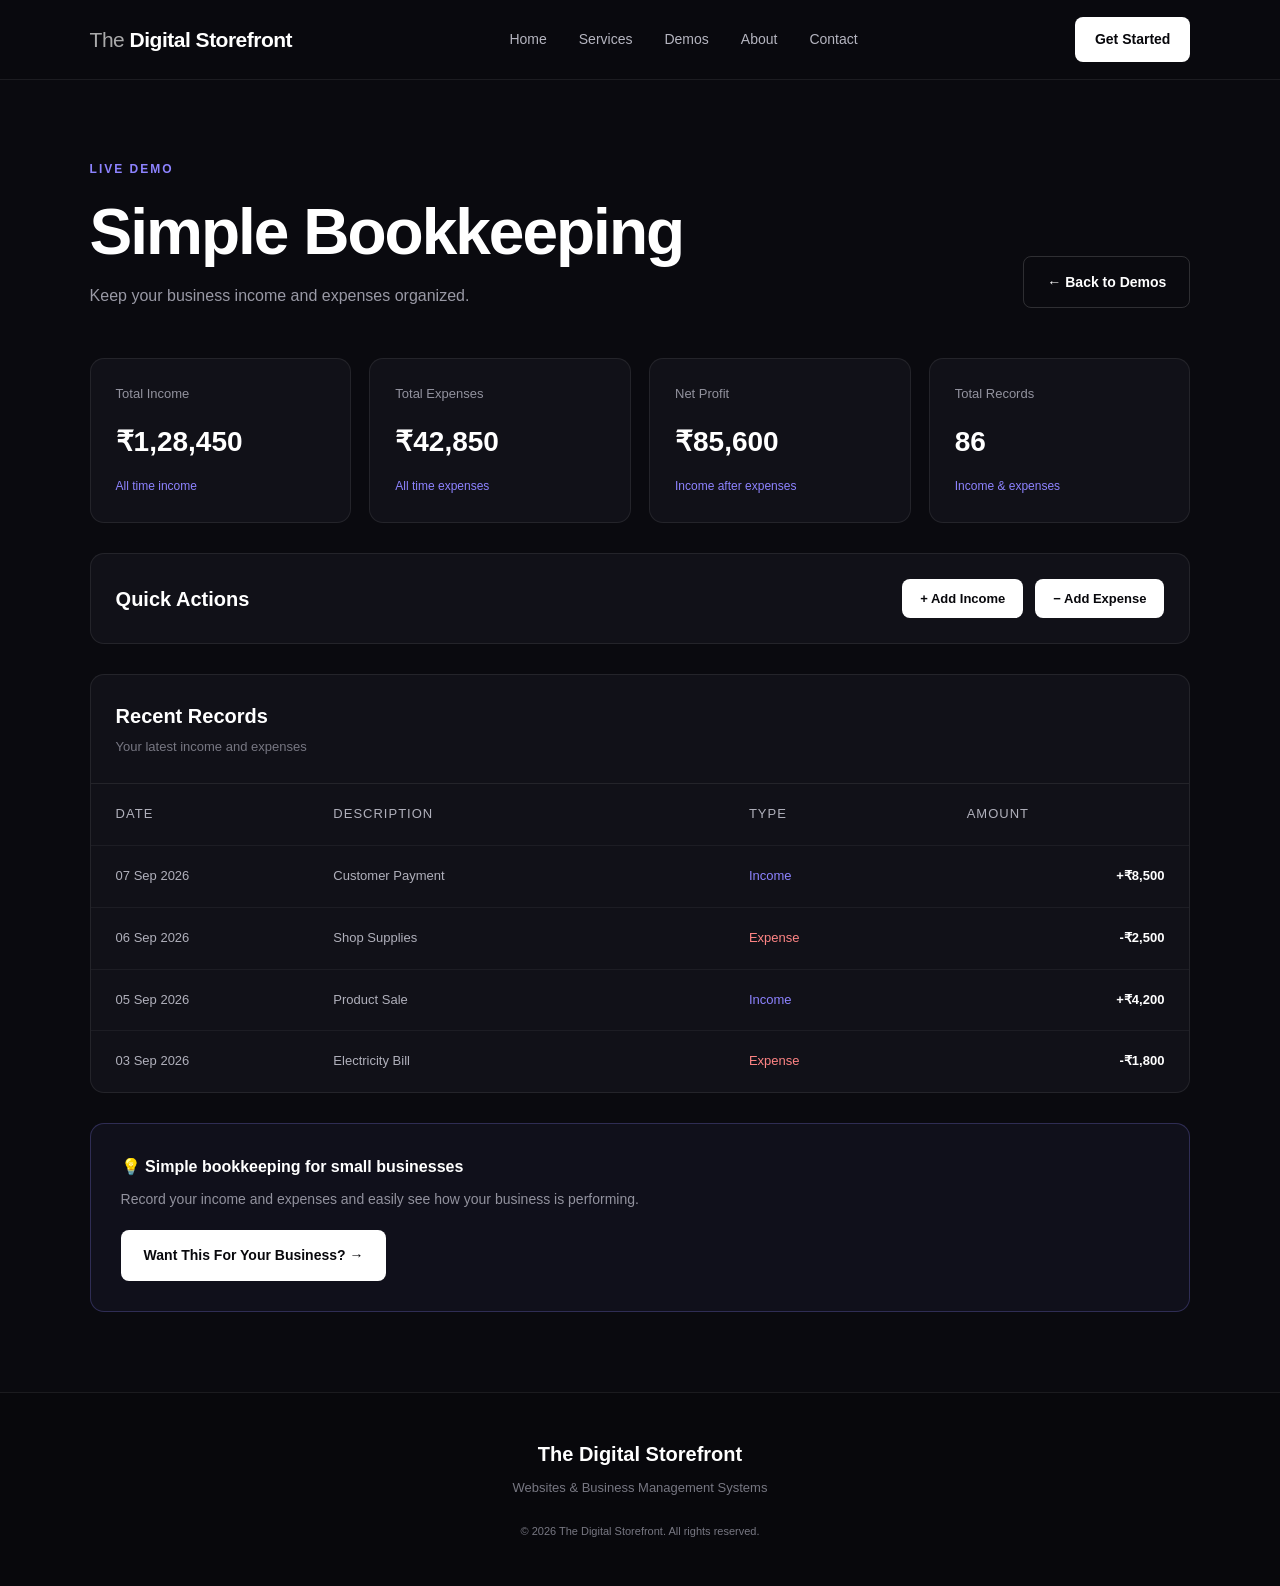
<file: bookkeeping.html>
<!DOCTYPE html>
<html lang="en">

<head>
    <meta charset="UTF-8">
    <meta name="viewport" content="width=device-width, initial-scale=1.0">

    <title>Bookkeeping System | The Digital Storefront</title>

    <link rel="stylesheet" href="style.css">
</head>

<body>

    <!-- NAVIGATION -->

    <header class="navbar">

        <div class="logo">
            <span>The</span> Digital Storefront
        </div>

        <nav>
            <a href="index.html">Home</a>
            <a href="index.html#services">Services</a>
            <a href="index.html#demos">Demos</a>
            <a href="index.html#about">About</a>
            <a href="index.html#contact">Contact</a>
        </nav>

        <a href="index.html#contact" class="nav-button">
            Get Started
        </a>

    </header>


    <!-- BOOKKEEPING PAGE -->

    <main class="bookkeeping-page">

        <!-- HEADER -->

        <div class="bookkeeping-header">

            <div>

                <p class="hero-label">
                    LIVE DEMO
                </p>

                <h1>
                    Simple Bookkeeping
                </h1>

                <p>
                    Keep your business income and expenses organized.
                </p>

            </div>

            <a href="index.html#demos" class="secondary-button">
                ← Back to Demos
            </a>

        </div>


        <!-- SUMMARY CARDS -->

        <div class="bookkeeping-cards">

            <div class="bookkeeping-card">

                <span>Total Income</span>

                <strong>
                    ₹1,28,450
                </strong>

                <small>
                    All time income
                </small>

            </div>


            <div class="bookkeeping-card">

                <span>Total Expenses</span>

                <strong>
                    ₹42,850
                </strong>

                <small>
                    All time expenses
                </small>

            </div>


            <div class="bookkeeping-card">

                <span>Net Profit</span>

                <strong>
                    ₹85,600
                </strong>

                <small>
                    Income after expenses
                </small>

            </div>


            <div class="bookkeeping-card">

                <span>Total Records</span>

                <strong>
                    86
                </strong>

                <small>
                    Income & expenses
                </small>

            </div>

        </div>


        <!-- QUICK ACTIONS -->

        <div class="bookkeeping-actions">

            <h2>
                Quick Actions
            </h2>

            <div class="action-buttons">

                <button onclick="addIncome()">
                    + Add Income
                </button>

                <button onclick="addExpense()">
                    − Add Expense
                </button>

            </div>

        </div>


        <!-- RECORDS -->

        <div class="bookkeeping-section">

            <div class="bookkeeping-section-header">

                <div>
                    <h2>
                        Recent Records
                    </h2>

                    <p>
                        Your latest income and expenses
                    </p>
                </div>

            </div>


            <div class="bookkeeping-table">

                <div class="bookkeeping-row table-heading">

                    <span>Date</span>

                    <span>Description</span>

                    <span>Type</span>

                    <span>Amount</span>

                </div>


                <div class="bookkeeping-row">

                    <span>
                        07 Sep 2026
                    </span>

                    <span>
                        Customer Payment
                    </span>

                    <span class="book-income">
                        Income
                    </span>

                    <strong>
                        +₹8,500
                    </strong>

                </div>


                <div class="bookkeeping-row">

                    <span>
                        06 Sep 2026
                    </span>

                    <span>
                        Shop Supplies
                    </span>

                    <span class="book-expense">
                        Expense
                    </span>

                    <strong>
                        -₹2,500
                    </strong>

                </div>


                <div class="bookkeeping-row">

                    <span>
                        05 Sep 2026
                    </span>

                    <span>
                        Product Sale
                    </span>

                    <span class="book-income">
                        Income
                    </span>

                    <strong>
                        +₹4,200
                    </strong>

                </div>


                <div class="bookkeeping-row">

                    <span>
                        03 Sep 2026
                    </span>

                    <span>
                        Electricity Bill
                    </span>

                    <span class="book-expense">
                        Expense
                    </span>

                    <strong>
                        -₹1,800
                    </strong>

                </div>

            </div>

        </div>


        <!-- DEMO MESSAGE -->

        <div class="demo-note">

            <strong>
                💡 Simple bookkeeping for small businesses
            </strong>

            <p>
                Record your income and expenses and easily
                see how your business is performing.
            </p>

            <a href="index.html#contact" class="primary-button">
                Want This For Your Business? →
            </a>

        </div>

    </main>


    <!-- FOOTER -->

    <footer>

        <div class="footer-logo">
            The Digital Storefront
        </div>

        <p>
            Websites & Business Management Systems
        </p>

        <p class="copyright">
            © 2026 The Digital Storefront. All rights reserved.
        </p>

    </footer>


    <!-- DEMO JAVASCRIPT -->

    <script>

        function addIncome() {

            alert(
                "Demo: A real version can let you enter the income amount, date and description."
            );

        }


        function addExpense() {

            alert(
                "Demo: A real version can let you enter the expense amount, date and description."
            );

        }

    </script>

</body>

</html>
</file>
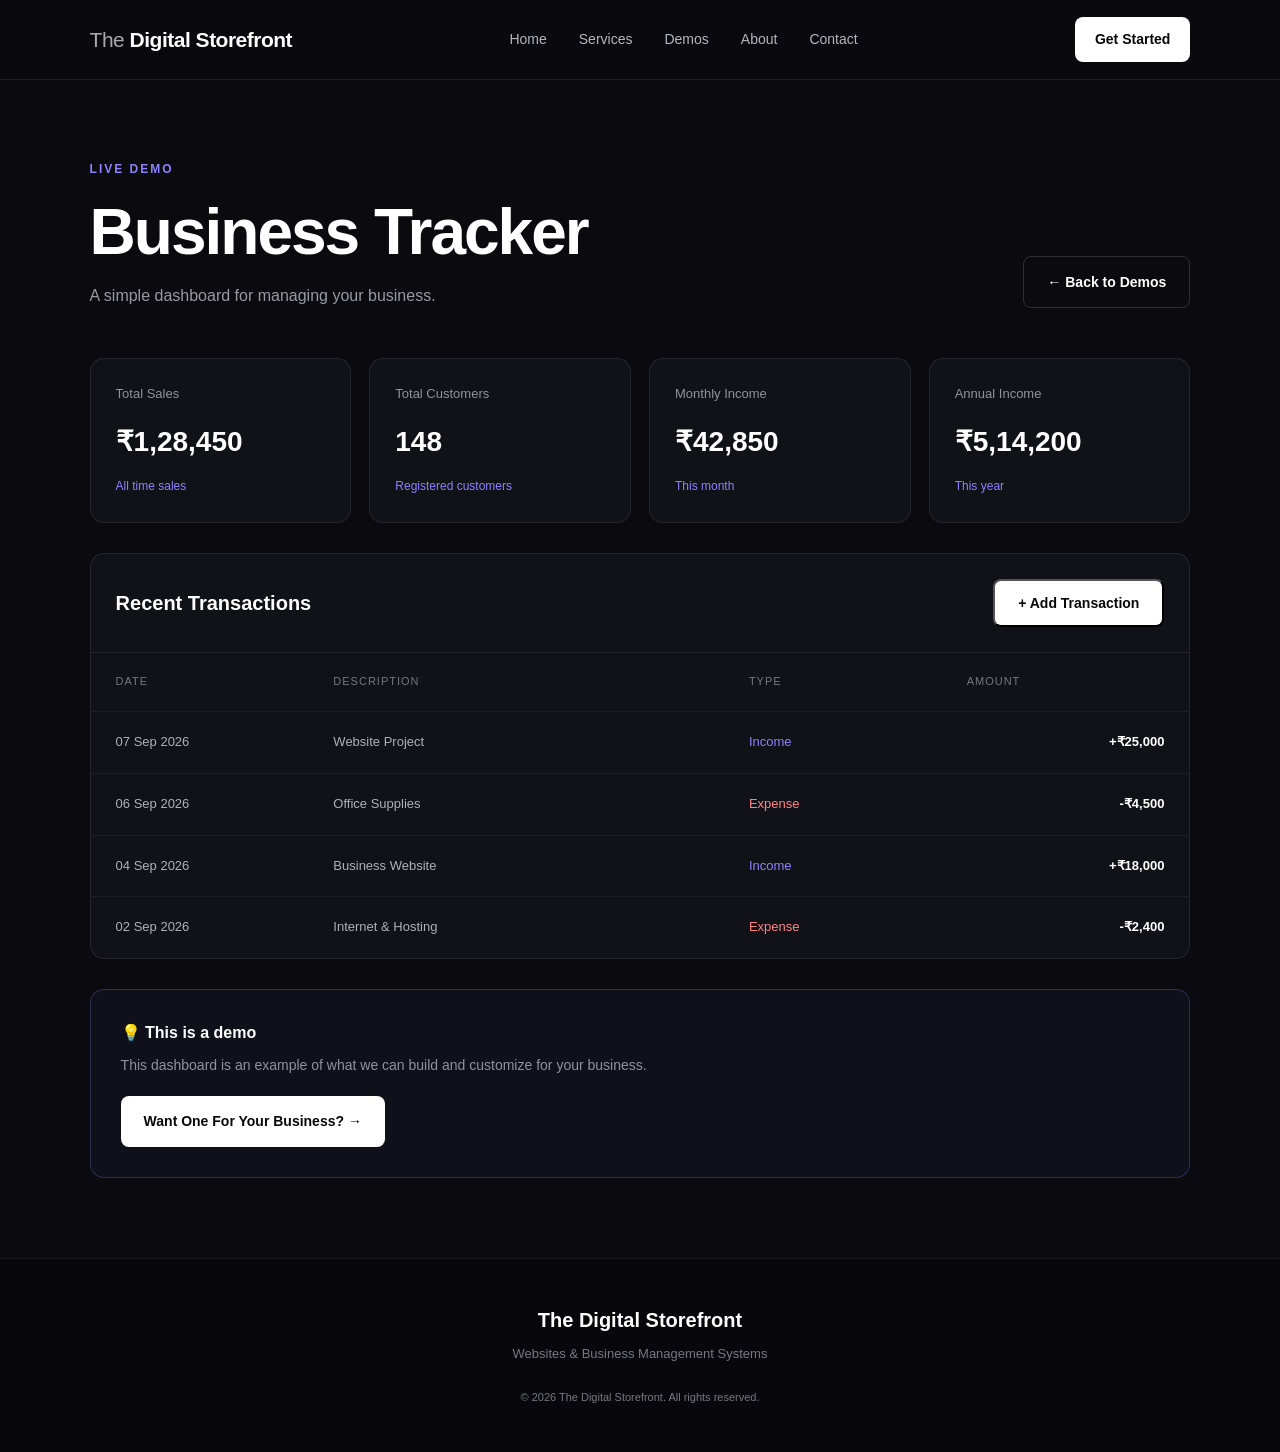
<file: business-tracker.html>
<!DOCTYPE html>
<html lang="en">

<head>
    <meta charset="UTF-8">
    <meta name="viewport" content="width=device-width, initial-scale=1.0">

    <title>Business Tracker | The Digital Storefront</title>

    <link rel="stylesheet" href="style.css">
</head>

<body>

    <!-- NAVBAR -->

    <header class="navbar">

        <div class="logo">
            <span>The</span> Digital Storefront
        </div>

        <nav>
            <a href="index.html">Home</a>
            <a href="index.html#services">Services</a>
            <a href="index.html#demos">Demos</a>
            <a href="index.html#about">About</a>
            <a href="index.html#contact">Contact</a>
        </nav>

        <a href="index.html#contact" class="nav-button">
            Get Started
        </a>

    </header>


    <!-- TRACKER -->

    <main class="tracker-page">

        <div class="tracker-header">

            <div>
                <p class="hero-label">
                    LIVE DEMO
                </p>

                <h1>
                    Business Tracker
                </h1>

                <p>
                    A simple dashboard for managing your business.
                </p>
            </div>

            <a href="index.html#demos" class="secondary-button">
                ← Back to Demos
            </a>

        </div>


        <!-- DASHBOARD CARDS -->

        <div class="tracker-cards">

    <div class="tracker-card">
        <span>Total Sales</span>

        <strong>₹1,28,450</strong>

        <small>All time sales</small>
    </div>


    <div class="tracker-card">
        <span>Total Customers</span>

        <strong>148</strong>

        <small>Registered customers</small>
    </div>


    <div class="tracker-card">
        <span>Monthly Income</span>

        <strong>₹42,850</strong>

        <small>This month</small>
    </div>


    <div class="tracker-card">
        <span>Annual Income</span>

        <strong>₹5,14,200</strong>

        <small>This year</small>
    </div>

</div>

        <!-- RECENT TRANSACTIONS -->

        <div class="tracker-section">

            <div class="tracker-section-header">

                <h2>
                    Recent Transactions
                </h2>

                <button class="primary-button" onclick="addTransaction()">
                    + Add Transaction
                </button>

            </div>


            <div class="transaction-table">

                <div class="transaction-row table-heading">

                    <span>Date</span>
                    <span>Description</span>
                    <span>Type</span>
                    <span>Amount</span>

                </div>


                <div class="transaction-row">

                    <span>07 Sep 2026</span>

                    <span>Website Project</span>

                    <span class="income">
                        Income
                    </span>

                    <strong>
                        +₹25,000
                    </strong>

                </div>


                <div class="transaction-row">

                    <span>06 Sep 2026</span>

                    <span>Office Supplies</span>

                    <span class="expense">
                        Expense
                    </span>

                    <strong>
                        -₹4,500
                    </strong>

                </div>


                <div class="transaction-row">

                    <span>04 Sep 2026</span>

                    <span>Business Website</span>

                    <span class="income">
                        Income
                    </span>

                    <strong>
                        +₹18,000
                    </strong>

                </div>


                <div class="transaction-row">

                    <span>02 Sep 2026</span>

                    <span>Internet & Hosting</span>

                    <span class="expense">
                        Expense
                    </span>

                    <strong>
                        -₹2,400
                    </strong>

                </div>

            </div>

        </div>


        <!-- NOTE -->

        <div class="demo-note">

            <strong>
                💡 This is a demo
            </strong>

            <p>
                This dashboard is an example of what we can
                build and customize for your business.
            </p>

            <a href="index.html#contact" class="primary-button">
                Want One For Your Business? →
            </a>

        </div>

    </main>


    <footer>

        <div class="footer-logo">
            The Digital Storefront
        </div>

        <p>
            Websites & Business Management Systems
        </p>

        <p class="copyright">
            © 2026 The Digital Storefront. All rights reserved.
        </p>

    </footer>


    <script>

        function addTransaction() {

            alert(
                "This is a demo. A real version can allow you to add, edit and manage transactions."
            );

        }

    </script>

</body>

</html>
</file>
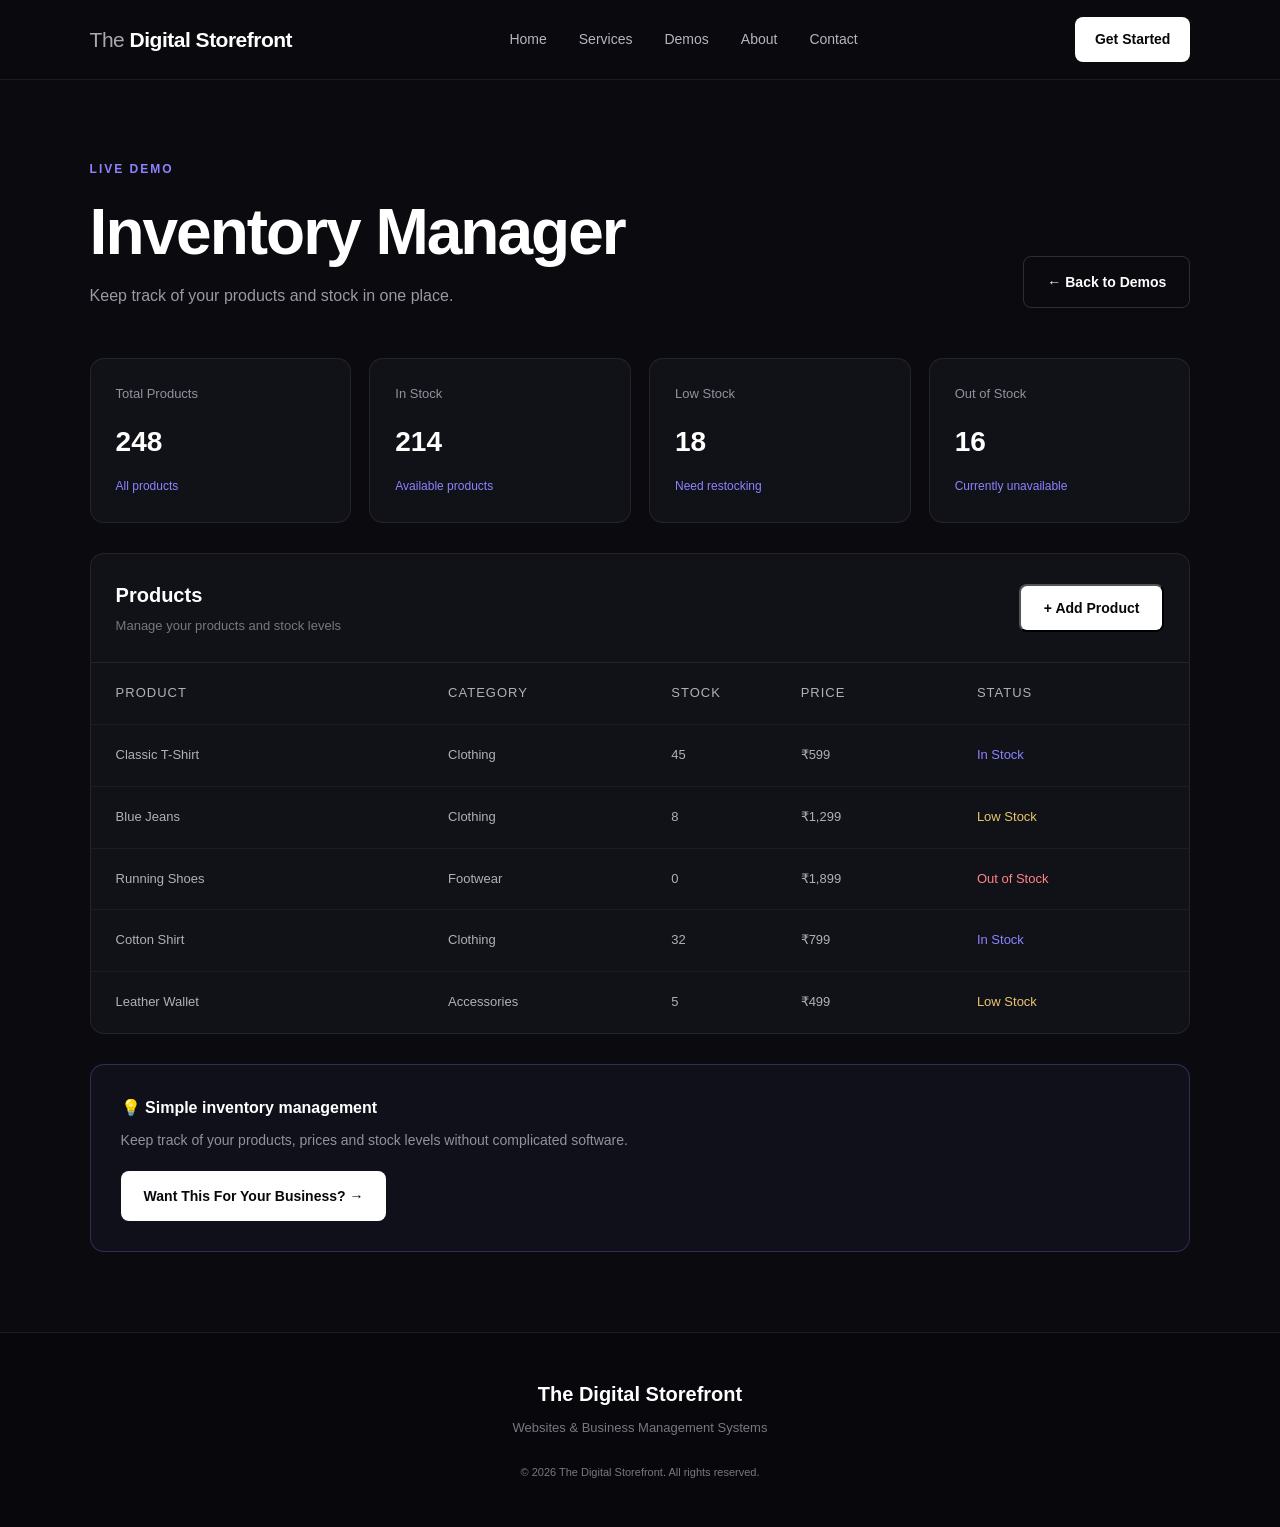
<file: inventory.html>
<!DOCTYPE html>
<html lang="en">

<head>
    <meta charset="UTF-8">
    <meta name="viewport" content="width=device-width, initial-scale=1.0">

    <title>Inventory Manager | The Digital Storefront</title>

    <link rel="stylesheet" href="style.css">
</head>

<body>

    <!-- NAVIGATION -->

    <header class="navbar">

        <div class="logo">
            <span>The</span> Digital Storefront
        </div>

        <nav>
            <a href="index.html">Home</a>
            <a href="index.html#services">Services</a>
            <a href="index.html#demos">Demos</a>
            <a href="index.html#about">About</a>
            <a href="index.html#contact">Contact</a>
        </nav>

        <a href="index.html#contact" class="nav-button">
            Get Started
        </a>

    </header>


    <!-- INVENTORY PAGE -->

    <main class="inventory-page">

        <!-- HEADER -->

        <div class="inventory-header">

            <div>

                <p class="hero-label">
                    LIVE DEMO
                </p>

                <h1>
                    Inventory Manager
                </h1>

                <p>
                    Keep track of your products and stock in one place.
                </p>

            </div>

            <a href="index.html#demos" class="secondary-button">
                ← Back to Demos
            </a>

        </div>


        <!-- SUMMARY CARDS -->

        <div class="inventory-cards">

            <div class="inventory-card">

                <span>Total Products</span>

                <strong>
                    248
                </strong>

                <small>
                    All products
                </small>

            </div>


            <div class="inventory-card">

                <span>In Stock</span>

                <strong>
                    214
                </strong>

                <small>
                    Available products
                </small>

            </div>


            <div class="inventory-card">

                <span>Low Stock</span>

                <strong>
                    18
                </strong>

                <small>
                    Need restocking
                </small>

            </div>


            <div class="inventory-card">

                <span>Out of Stock</span>

                <strong>
                    16
                </strong>

                <small>
                    Currently unavailable
                </small>

            </div>

        </div>


        <!-- PRODUCTS -->

        <div class="inventory-section">

            <div class="inventory-section-header">

                <div>

                    <h2>
                        Products
                    </h2>

                    <p>
                        Manage your products and stock levels
                    </p>

                </div>

                <button
                    class="primary-button"
                    onclick="addProduct()">
                    + Add Product
                </button>

            </div>


            <!-- PRODUCT TABLE -->

            <div class="inventory-table">

                <div class="inventory-row table-heading">

                    <span>Product</span>

                    <span>Category</span>

                    <span>Stock</span>

                    <span>Price</span>

                    <span>Status</span>

                </div>


                <div class="inventory-row">

                    <span>
                        Classic T-Shirt
                    </span>

                    <span>
                        Clothing
                    </span>

                    <span>
                        45
                    </span>

                    <span>
                        ₹599
                    </span>

                    <span class="stock-good">
                        In Stock
                    </span>

                </div>


                <div class="inventory-row">

                    <span>
                        Blue Jeans
                    </span>

                    <span>
                        Clothing
                    </span>

                    <span>
                        8
                    </span>

                    <span>
                        ₹1,299
                    </span>

                    <span class="stock-low">
                        Low Stock
                    </span>

                </div>


                <div class="inventory-row">

                    <span>
                        Running Shoes
                    </span>

                    <span>
                        Footwear
                    </span>

                    <span>
                        0
                    </span>

                    <span>
                        ₹1,899
                    </span>

                    <span class="stock-out">
                        Out of Stock
                    </span>

                </div>


                <div class="inventory-row">

                    <span>
                        Cotton Shirt
                    </span>

                    <span>
                        Clothing
                    </span>

                    <span>
                        32
                    </span>

                    <span>
                        ₹799
                    </span>

                    <span class="stock-good">
                        In Stock
                    </span>

                </div>


                <div class="inventory-row">

                    <span>
                        Leather Wallet
                    </span>

                    <span>
                        Accessories
                    </span>

                    <span>
                        5
                    </span>

                    <span>
                        ₹499
                    </span>

                    <span class="stock-low">
                        Low Stock
                    </span>

                </div>

            </div>

        </div>


        <!-- DEMO MESSAGE -->

        <div class="demo-note">

            <strong>
                💡 Simple inventory management
            </strong>

            <p>
                Keep track of your products, prices and stock
                levels without complicated software.
            </p>

            <a href="index.html#contact" class="primary-button">
                Want This For Your Business? →
            </a>

        </div>

    </main>


    <!-- FOOTER -->

    <footer>

        <div class="footer-logo">
            The Digital Storefront
        </div>

        <p>
            Websites & Business Management Systems
        </p>

        <p class="copyright">
            © 2026 The Digital Storefront. All rights reserved.
        </p>

    </footer>


    <!-- DEMO JAVASCRIPT -->

    <script>

        function addProduct() {

            alert(
                "Demo: A real version can let you add products, prices, categories and stock levels."
            );

        }

    </script>

</body>

</html>
</file>
<file: style.css>
/* ================================
   THE DIGITAL STOREFRONT
   MAIN WEBSITE STYLES
================================ */


/* ---------- RESET ---------- */

* {
    margin: 0;
    padding: 0;
    box-sizing: border-box;
}

html {
    scroll-behavior: smooth;
}

body {
    font-family: Arial, Helvetica, sans-serif;
    background: #0a0a0f;
    color: #ffffff;
    line-height: 1.6;
}

a {
    text-decoration: none;
    color: inherit;
}


/* ---------- NAVBAR ---------- */

.navbar {
    width: 100%;
    height: 80px;

    display: flex;
    align-items: center;
    justify-content: space-between;

    padding: 0 7%;

    background: rgba(10, 10, 15, 0.92);

    border-bottom: 1px solid rgba(255, 255, 255, 0.08);

    position: sticky;
    top: 0;
    z-index: 1000;

    backdrop-filter: blur(15px);
}

.logo {
    font-size: 21px;
    font-weight: 700;
    letter-spacing: -0.5px;
}

.logo span {
    font-weight: 400;
    opacity: 0.65;
}

.navbar nav {
    display: flex;
    gap: 32px;
}

.navbar nav a {
    font-size: 14px;
    color: #b5b5c0;
    transition: 0.3s;
}

.navbar nav a:hover {
    color: #ffffff;
}

.nav-button {
    padding: 11px 20px;

    border-radius: 8px;

    background: #ffffff;
    color: #08080c;

    font-size: 14px;
    font-weight: 600;

    transition: 0.3s;
}

.nav-button:hover {
    transform: translateY(-2px);
}


/* ---------- HERO ---------- */

.hero {
    min-height: calc(100vh - 80px);

    display: flex;
    align-items: center;
    justify-content: space-between;

    gap: 70px;

    padding: 100px 7%;

    position: relative;

    overflow: hidden;
}


/* Background glow */

.hero::before {
    content: "";

    position: absolute;

    width: 500px;
    height: 500px;

    background: #5b4cff;

    opacity: 0.08;

    filter: blur(120px);

    border-radius: 50%;

    top: 0;
    left: 10%;
}


/* Hero text */

.hero-content {
    max-width: 650px;

    position: relative;
    z-index: 2;
}

.hero-label {
    color: #8d83ff;

    font-size: 12px;

    font-weight: 700;

    letter-spacing: 2px;

    margin-bottom: 18px;
}

.hero h1 {
    font-size: clamp(48px, 6vw, 82px);

    line-height: 1.05;

    letter-spacing: -3px;

    margin-bottom: 28px;
}

.hero h1 span,
.about h2 span,
.contact h2 span,
.section-heading h2 span {
    display: block;

    background: linear-gradient(
        90deg,
        #ffffff,
        #8074ff
    );

    -webkit-background-clip: text;
    background-clip: text;

    color: transparent;
}

.hero-description {
    max-width: 560px;

    font-size: 18px;

    color: #a4a4b0;

    margin-bottom: 35px;
}


/* Hero buttons */

.hero-buttons {
    display: flex;
    gap: 15px;
    flex-wrap: wrap;
}

.primary-button,
.secondary-button {
    display: inline-block;

    padding: 14px 23px;

    border-radius: 8px;

    font-size: 14px;

    font-weight: 600;

    transition: 0.3s;
}

.primary-button {
    background: #ffffff;
    color: #08080c;
}

.primary-button:hover {
    transform: translateY(-3px);
}

.secondary-button {
    border: 1px solid rgba(255, 255, 255, 0.15);

    color: #ffffff;
}

.secondary-button:hover {
    background: rgba(255, 255, 255, 0.06);
}


/* ---------- DASHBOARD PREVIEW ---------- */

.hero-card {
    width: 420px;

    padding: 25px;

    background: rgba(255, 255, 255, 0.05);

    border: 1px solid rgba(255, 255, 255, 0.1);

    border-radius: 18px;

    box-shadow:
        0 30px 80px rgba(0, 0, 0, 0.4);

    backdrop-filter: blur(20px);

    position: relative;

    z-index: 2;
}

.card-top {
    display: flex;
    justify-content: space-between;

    color: #aaaab5;

    font-size: 13px;

    margin-bottom: 35px;
}

.status {
    color: #8d83ff;
}

.dashboard-number {
    font-size: 42px;

    font-weight: 700;

    margin-bottom: 30px;
}

.dashboard-number small {
    display: block;

    font-size: 12px;

    color: #888894;

    font-weight: 400;
}


/* Fake graph */

.dashboard-bars {
    height: 150px;

    display: flex;

    align-items: flex-end;

    gap: 12px;

    padding-bottom: 10px;
}

.dashboard-bars div {
    flex: 1;

    border-radius: 5px 5px 0 0;

    background: linear-gradient(
        to top,
        #39325f,
        #8d83ff
    );
}

.dashboard-bars div:nth-child(1) {
    height: 35%;
}

.dashboard-bars div:nth-child(2) {
    height: 50%;
}

.dashboard-bars div:nth-child(3) {
    height: 42%;
}

.dashboard-bars div:nth-child(4) {
    height: 65%;
}

.dashboard-bars div:nth-child(5) {
    height: 55%;
}

.dashboard-bars div:nth-child(6) {
    height: 82%;
}

.dashboard-bars div:nth-child(7) {
    height: 100%;
}

.dashboard-bottom {
    display: flex;

    justify-content: space-between;

    padding-top: 18px;

    border-top: 1px solid rgba(255, 255, 255, 0.08);

    font-size: 13px;

    color: #888894;
}

.dashboard-bottom strong {
    color: #8d83ff;
}


/* ---------- SECTIONS ---------- */

.services,
.demos,
.about,
.contact {
    padding: 120px 7%;
}

.section-heading {
    max-width: 700px;

    margin-bottom: 55px;
}

.section-heading > p:first-child {
    color: #8d83ff;

    font-size: 12px;

    font-weight: 700;

    letter-spacing: 2px;

    margin-bottom: 15px;
}

.section-heading h2,
.about h2,
.contact h2 {
    font-size: clamp(36px, 5vw, 60px);

    line-height: 1.1;

    letter-spacing: -2px;
}

.heading-description {
    color: #9696a3;

    margin-top: 20px;

    font-size: 16px;
}


/* ---------- SERVICES ---------- */

.services {
    background: #0d0d13;
}

.service-grid {
    display: grid;

    grid-template-columns: repeat(4, 1fr);

    gap: 18px;
}

.service-card {
    padding: 30px;

    min-height: 300px;

    background: #111118;

    border: 1px solid rgba(255, 255, 255, 0.08);

    border-radius: 14px;

    transition: 0.3s;
}

.service-card:hover {
    transform: translateY(-6px);

    border-color: rgba(141, 131, 255, 0.5);
}

.service-icon {
    font-size: 32px;

    margin-bottom: 30px;
}

.service-card h3 {
    font-size: 20px;

    margin-bottom: 12px;
}

.service-card p {
    color: #92929e;

    font-size: 14px;

    margin-bottom: 25px;
}

.service-card a {
    color: #8d83ff;

    font-size: 13px;

    font-weight: 600;
}


/* ---------- DEMOS ---------- */

.demo-grid {
    display: grid;

    grid-template-columns: repeat(3, 1fr);

    gap: 22px;
}

.demo-card {
    overflow: hidden;

    background: #111118;

    border: 1px solid rgba(255, 255, 255, 0.08);

    border-radius: 14px;

    transition: 0.3s;
}

.demo-card:hover {
    transform: translateY(-5px);

    border-color: rgba(141, 131, 255, 0.5);
}

.demo-preview {
    height: 230px;

    display: flex;

    align-items: center;

    justify-content: center;

    font-size: 70px;

    background: #171720;
}

.demo-info {
    padding: 25px;
}

.demo-info > span {
    font-size: 10px;

    letter-spacing: 1.5px;

    color: #8d83ff;

    font-weight: 700;
}

.demo-info h3 {
    font-size: 22px;

    margin: 8px 0;
}

.demo-info p {
    color: #92929e;

    font-size: 14px;

    margin-bottom: 22px;
}

.demo-button {
    display: inline-block;

    padding: 10px 16px;

    border: 1px solid rgba(255, 255, 255, 0.12);

    border-radius: 7px;

    font-size: 13px;

    transition: 0.3s;
}

.demo-button:hover {
    background: #ffffff;

    color: #08080c;
}


/* ---------- ABOUT ---------- */

.about {
    background: #0d0d13;
}

.about-content {
    max-width: 850px;
}

.about h2 {
    margin-bottom: 30px;
}

.about p:not(.hero-label) {
    max-width: 700px;

    color: #9999a5;

    font-size: 17px;

    margin-bottom: 18px;
}


/* ---------- CONTACT ---------- */

.contact {
    text-align: center;
}

.contact-box {
    max-width: 850px;

    margin: auto;

    padding: 80px 30px;

    border: 1px solid rgba(255, 255, 255, 0.1);

    border-radius: 20px;

    background:
        radial-gradient(
            circle at center,
            rgba(91, 76, 255, 0.13),
            transparent 60%
        );
}

.contact h2 {
    margin-bottom: 25px;
}

.contact-box > p:not(.hero-label) {
    color: #9999a5;

    max-width: 550px;

    margin: 0 auto 30px;
}


/* ---------- FOOTER ---------- */

footer {
    padding: 45px 7%;

    border-top: 1px solid rgba(255, 255, 255, 0.08);

    text-align: center;

    background: #08080c;
}

.footer-logo {
    font-size: 20px;

    font-weight: 700;

    margin-bottom: 8px;
}

footer p {
    color: #777782;

    font-size: 13px;
}

.copyright {
    margin-top: 25px;

    font-size: 11px;
}


/* ---------- MOBILE ---------- */

@media (max-width: 1000px) {

    .navbar {
        padding: 0 5%;
    }

    .navbar nav {
        display: none;
    }

    .hero {
        flex-direction: column;

        align-items: flex-start;

        padding: 80px 5%;
    }

    .hero-card {
        width: 100%;

        max-width: 500px;
    }

    .service-grid {
        grid-template-columns: repeat(2, 1fr);
    }

    .demo-grid {
        grid-template-columns: 1fr;
    }

    .services,
    .demos,
    .about,
    .contact {
        padding: 90px 5%;
    }
}


@media (max-width: 600px) {

    .navbar {
        height: 70px;
    }

    .logo {
        font-size: 17px;
    }

    .nav-button {
        padding: 9px 13px;

        font-size: 12px;
    }

    .hero {
        min-height: auto;

        padding-top: 70px;

        padding-bottom: 80px;
    }

    .hero h1 {
        font-size: 48px;

        letter-spacing: -2px;
    }

    .hero-description {
        font-size: 16px;
    }

    .hero-card {
        padding: 20px;
    }

    .dashboard-number {
        font-size: 34px;
    }

    .service-grid {
        grid-template-columns: 1fr;
    }

    .services,
    .demos,
    .about,
    .contact {
        padding: 75px 5%;
    }

    .section-heading h2,
    .about h2,
    .contact h2 {
        font-size: 40px;
    }

    .contact-box {
        padding: 55px 20px;
    }

    .hero-buttons {
        flex-direction: column;

        align-items: stretch;
    }

    .primary-button,
    .secondary-button {
        text-align: center;
    }

}
/* ================================
   BUSINESS TRACKER DEMO
================================ */

.tracker-page {
    min-height: 100vh;
    padding: 80px 7%;
    background: #0a0a0f;
}

.tracker-header {
    display: flex;
    align-items: flex-end;
    justify-content: space-between;
    gap: 30px;
    margin-bottom: 50px;
}

.tracker-header h1 {
    font-size: clamp(40px, 5vw, 65px);
    line-height: 1.1;
    letter-spacing: -2px;
    margin-bottom: 15px;
}

.tracker-header p:not(.hero-label) {
    color: #9999a5;
}

.tracker-cards {
    display: grid;
    grid-template-columns: repeat(4, 1fr);
    gap: 18px;
    margin-bottom: 30px;
}

.tracker-card {
    padding: 25px;

    background: #111118;

    border: 1px solid rgba(255,255,255,0.08);

    border-radius: 14px;
}

.tracker-card span {
    display: block;

    color: #92929e;

    font-size: 13px;

    margin-bottom: 15px;
}

.tracker-card strong {
    display: block;

    font-size: 28px;

    margin-bottom: 7px;
}

.tracker-card small {
    color: #8d83ff;

    font-size: 12px;
}


/* Transactions */

.tracker-section {
    background: #111118;

    border: 1px solid rgba(255,255,255,0.08);

    border-radius: 14px;

    overflow: hidden;
}

.tracker-section-header {
    display: flex;

    align-items: center;

    justify-content: space-between;

    padding: 25px;

    border-bottom: 1px solid rgba(255,255,255,0.08);
}

.tracker-section-header h2 {
    font-size: 20px;
}

.transaction-row {
    display: grid;

    grid-template-columns: 1fr 2fr 1fr 1fr;

    gap: 20px;

    padding: 20px 25px;

    border-bottom: 1px solid rgba(255,255,255,0.05);

    font-size: 13px;

    color: #b0b0bb;
}

.transaction-row:last-child {
    border-bottom: none;
}

.table-heading {
    color: #777782;

    font-size: 11px;

    text-transform: uppercase;

    letter-spacing: 1px;
}

.income {
    color: #8d83ff;
}

.expense {
    color: #ff8585;
}

.transaction-row strong {
    color: #ffffff;

    text-align: right;
}


/* Demo note */

.demo-note {
    margin-top: 30px;

    padding: 30px;

    border: 1px solid rgba(141,131,255,0.25);

    border-radius: 14px;

    background: rgba(141,131,255,0.05);
}

.demo-note strong {
    display: block;

    margin-bottom: 8px;
}

.demo-note p {
    color: #92929e;

    margin-bottom: 20px;

    font-size: 14px;
}


/* Tracker mobile */

@media (max-width: 900px) {

    .tracker-cards {
        grid-template-columns: repeat(2, 1fr);
    }

}

@media (max-width: 600px) {

    .tracker-page {
        padding: 60px 5%;
    }

    .tracker-header {
        align-items: flex-start;

        flex-direction: column;
    }

    .tracker-cards {
        grid-template-columns: 1fr;
    }

    .tracker-section-header {
        align-items: flex-start;

        flex-direction: column;

        gap: 15px;
    }

    .transaction-row {
        grid-template-columns: 1fr 1fr;

        gap: 10px;

        padding: 18px;
    }

    .table-heading {
        display: none;
    }

    .transaction-row strong {
        text-align: left;
    }

}
/* ================================
   BOOKKEEPING DEMO
================================ */

.bookkeeping-page {
    min-height: 100vh;
    padding: 80px 7%;
    background: #0a0a0f;
}

.bookkeeping-header {
    display: flex;
    align-items: flex-end;
    justify-content: space-between;
    gap: 30px;
    margin-bottom: 50px;
}

.bookkeeping-header h1 {
    font-size: clamp(40px, 5vw, 65px);
    line-height: 1.1;
    letter-spacing: -2px;
    margin-bottom: 15px;
}

.bookkeeping-header p:not(.hero-label) {
    color: #9999a5;
}


/* Summary cards */

.bookkeeping-cards {
    display: grid;
    grid-template-columns: repeat(4, 1fr);
    gap: 18px;
    margin-bottom: 30px;
}

.bookkeeping-card {
    padding: 25px;

    background: #111118;

    border: 1px solid rgba(255,255,255,0.08);

    border-radius: 14px;
}

.bookkeeping-card span {
    display: block;

    color: #92929e;

    font-size: 13px;

    margin-bottom: 15px;
}

.bookkeeping-card strong {
    display: block;

    font-size: 28px;

    margin-bottom: 7px;
}

.bookkeeping-card small {
    color: #8d83ff;

    font-size: 12px;
}


/* Quick actions */

.bookkeeping-actions {
    display: flex;

    align-items: center;

    justify-content: space-between;

    gap: 20px;

    padding: 25px;

    margin-bottom: 30px;

    background: #111118;

    border: 1px solid rgba(255,255,255,0.08);

    border-radius: 14px;
}

.bookkeeping-actions h2 {
    font-size: 20px;
}

.action-buttons {
    display: flex;

    gap: 12px;
}

.action-buttons button {
    padding: 12px 18px;

    border: none;

    border-radius: 8px;

    background: #ffffff;

    color: #08080c;

    font-size: 13px;

    font-weight: 600;

    cursor: pointer;

    transition: 0.3s;
}

.action-buttons button:hover {
    transform: translateY(-2px);
}


/* Records */

.bookkeeping-section {
    background: #111118;

    border: 1px solid rgba(255,255,255,0.08);

    border-radius: 14px;

    overflow: hidden;
}

.bookkeeping-section-header {
    padding: 25px;

    border-bottom: 1px solid rgba(255,255,255,0.08);
}

.bookkeeping-section-header h2 {
    font-size: 20px;

    margin-bottom: 5px;
}

.bookkeeping-section-header p {
    color: #777782;

    font-size: 13px;
}

.bookkeeping-row {
    display: grid;

    grid-template-columns: 1fr 2fr 1fr 1fr;

    gap: 20px;

    padding: 20px 25px;

    border-bottom: 1px solid rgba(255,255,255,0.05);

    font-size: 13px;

    color: #b0b0bb;
}

.bookkeeping-row:last-child {
    border-bottom: none;
}

.bookkeeping-row strong {
    color: #ffffff;

    text-align: right;
}

.book-income {
    color: #8d83ff;
}

.book-expense {
    color: #ff8585;
}


/* Mobile */

@media (max-width: 900px) {

    .bookkeeping-cards {
        grid-template-columns: repeat(2, 1fr);
    }

}

@media (max-width: 600px) {

    .bookkeeping-page {
        padding: 60px 5%;
    }

    .bookkeeping-header {
        flex-direction: column;

        align-items: flex-start;
    }

    .bookkeeping-cards {
        grid-template-columns: 1fr;
    }

    .bookkeeping-actions {
        align-items: flex-start;

        flex-direction: column;
    }

    .action-buttons {
        width: 100%;

        flex-direction: column;
    }

    .action-buttons button {
        width: 100%;
    }

    .bookkeeping-row {
        grid-template-columns: 1fr 1fr;

        gap: 10px;

        padding: 18px;
    }

    .table-heading {
        display: none;
    }

    .bookkeeping-row strong {
        text-align: left;
    }

}
/* ================================
   INVENTORY DEMO
================================ */

.inventory-page {
    min-height: 100vh;
    padding: 80px 7%;
    background: #0a0a0f;
}

.inventory-header {
    display: flex;
    align-items: flex-end;
    justify-content: space-between;
    gap: 30px;
    margin-bottom: 50px;
}

.inventory-header h1 {
    font-size: clamp(40px, 5vw, 65px);
    line-height: 1.1;
    letter-spacing: -2px;
    margin-bottom: 15px;
}

.inventory-header p:not(.hero-label) {
    color: #9999a5;
}


/* Summary cards */

.inventory-cards {
    display: grid;
    grid-template-columns: repeat(4, 1fr);
    gap: 18px;
    margin-bottom: 30px;
}

.inventory-card {
    padding: 25px;

    background: #111118;

    border: 1px solid rgba(255,255,255,0.08);

    border-radius: 14px;
}

.inventory-card span {
    display: block;

    color: #92929e;

    font-size: 13px;

    margin-bottom: 15px;
}

.inventory-card strong {
    display: block;

    font-size: 28px;

    margin-bottom: 7px;
}

.inventory-card small {
    color: #8d83ff;

    font-size: 12px;
}


/* Products */

.inventory-section {
    background: #111118;

    border: 1px solid rgba(255,255,255,0.08);

    border-radius: 14px;

    overflow: hidden;
}

.inventory-section-header {
    display: flex;

    align-items: center;

    justify-content: space-between;

    gap: 20px;

    padding: 25px;

    border-bottom: 1px solid rgba(255,255,255,0.08);
}

.inventory-section-header h2 {
    font-size: 20px;

    margin-bottom: 5px;
}

.inventory-section-header p {
    color: #777782;

    font-size: 13px;
}


/* Product rows */

.inventory-row {
    display: grid;

    grid-template-columns: 2fr 1.3fr 0.7fr 1fr 1.2fr;

    gap: 20px;

    padding: 20px 25px;

    border-bottom: 1px solid rgba(255,255,255,0.05);

    font-size: 13px;

    color: #b0b0bb;
}

.inventory-row:last-child {
    border-bottom: none;
}

.stock-good {
    color: #8d83ff;
}

.stock-low {
    color: #e8c66d;
}

.stock-out {
    color: #ff8585;
}


/* Mobile */

@media (max-width: 1000px) {

    .inventory-cards {
        grid-template-columns: repeat(2, 1fr);
    }

    .inventory-row {
        grid-template-columns: 2fr 1fr 0.7fr;
    }

    .inventory-row span:nth-child(2),
    .inventory-row span:nth-child(4) {
        display: none;
    }

}

@media (max-width: 600px) {

    .inventory-page {
        padding: 60px 5%;
    }

    .inventory-header {
        flex-direction: column;

        align-items: flex-start;
    }

    .inventory-cards {
        grid-template-columns: 1fr;
    }

    .inventory-section-header {
        align-items: flex-start;

        flex-direction: column;
    }

    .inventory-section-header .primary-button {
        width: 100%;

        text-align: center;
    }

    .inventory-row {
        grid-template-columns: 1fr 1fr;

        gap: 10px;

        padding: 18px;
    }

    .inventory-row span:nth-child(2),
    .inventory-row span:nth-child(4) {
        display: none;
    }

}
/* BUSINESS TRACKER - MOBILE */
@media (max-width: 768px) {

    .tracker-cards {
        grid-template-columns: repeat(2, 1fr);
        gap: 14px;
    }

    .tracker-card {
        padding: 20px;
        min-height: 140px;
    }

}
/* BOOKKEEPING - MOBILE */
@media (max-width: 768px) {

    .bookkeeping-cards {
        grid-template-columns: repeat(2, 1fr);
        gap: 14px;
    }

    .bookkeeping-card {
        padding: 20px;
        min-height: 140px;
    }

}
/* INVENTORY - MOBILE */
@media (max-width: 768px) {

    .inventory-cards {
        grid-template-columns: repeat(2, 1fr);
        gap: 14px;
    }

    .inventory-card {
        padding: 20px;
        min-height: 140px;
    }

}
</file>
